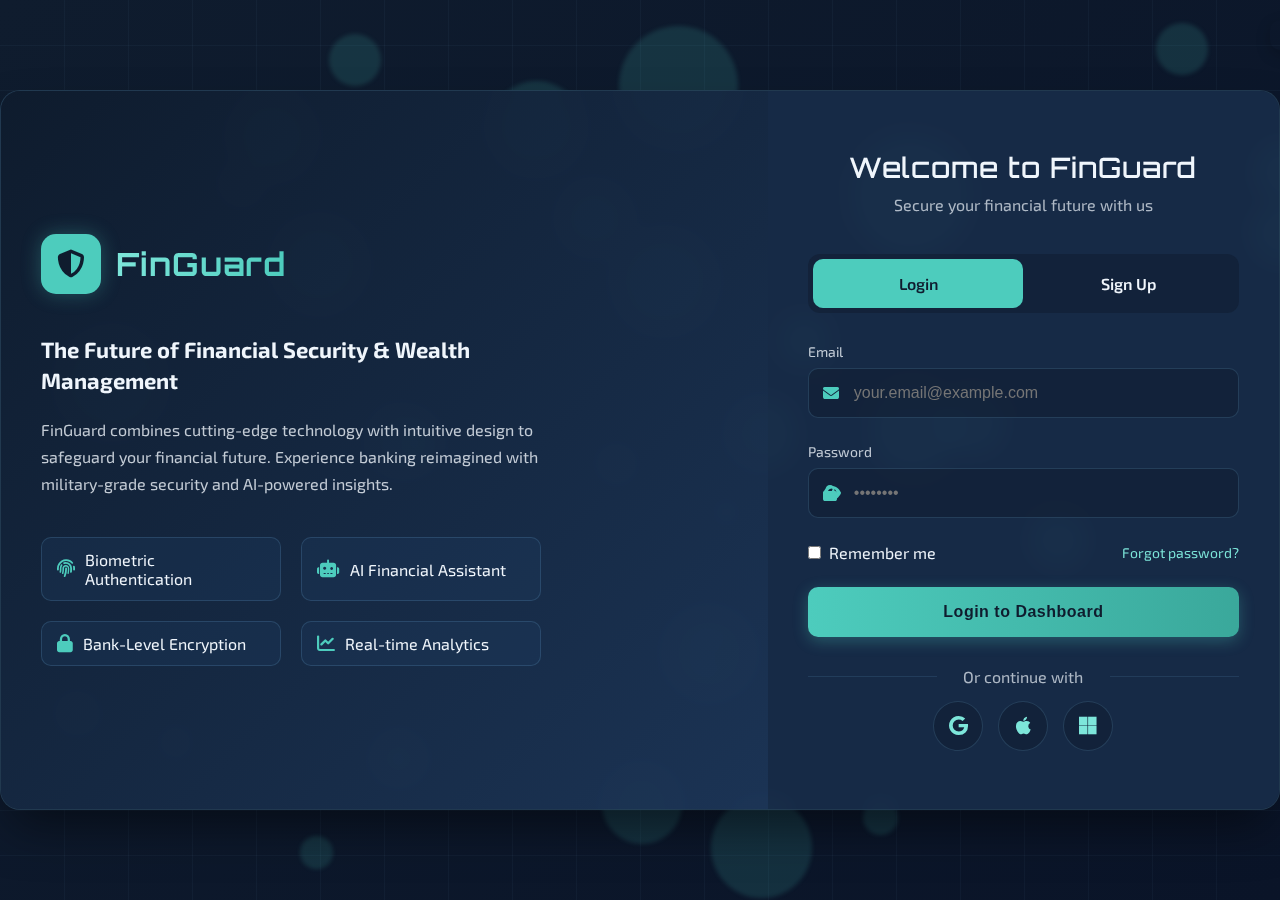
<file: index.html>
<!DOCTYPE html>
<html lang="en">
<head>
    <meta charset="UTF-8">
    <meta name="viewport" content="width=device-width, initial-scale=1.0">
    <title>FinGuard | Secure Financial Management</title>
    <link rel="stylesheet" href="https://cdnjs.cloudflare.com/ajax/libs/font-awesome/6.4.0/css/all.min.css">
    <link href="https://fonts.googleapis.com/css2?family=Exo+2:wght@300;400;600;700&family=Orbitron:wght@400;500;700&display=swap" rel="stylesheet">
    <style>
        * {
            margin: 0;
            padding: 0;
            box-sizing: border-box;
        }

        :root {
            --primary: #0f1c2e;
            --secondary: #1f3a5f;
            --accent: #4dccbd;
            --accent-light: #7de6da;
            --accent-dark: #3aa89b;
            --text: #f0f6fc;
            --glass: rgba(31, 58, 95, 0.5);
            --glass-border: rgba(109, 175, 219, 0.2);
            --success: #2ecc71;
            --error: #e74c3c;
        }

        body {
            font-family: 'Exo 2', sans-serif;
            background: linear-gradient(135deg, var(--primary), #0a1428);
            color: var(--text);
            min-height: 100vh;
            display: flex;
            overflow: hidden;
            position: relative;
        }

        /* Background elements */
        .background-elements {
            position: absolute;
            top: 0;
            left: 0;
            width: 100%;
            height: 100%;
            overflow: hidden;
            z-index: -1;
        }

        .particle {
            position: absolute;
            border-radius: 50%;
            background: rgba(77, 204, 189, 0.15);
            filter: blur(2px);
            animation: float 15s infinite linear;
        }

        .grid-line {
            position: absolute;
            background: rgba(109, 175, 219, 0.05);
        }

        .grid-horizontal {
            width: 100%;
            height: 1px;
            left: 0;
        }

        .grid-vertical {
            height: 100%;
            width: 1px;
            top: 0;
        }

        /* Main container */
        .container {
            display: flex;
            width: 100%;
            max-width: 1400px;
            margin: auto;
            border-radius: 20px;
            overflow: hidden;
            box-shadow: 0 25px 50px -12px rgba(0, 0, 0, 0.5);
            backdrop-filter: blur(10px);
            background: rgba(15, 28, 46, 0.7);
            border: 1px solid var(--glass-border);
            min-height: 80vh;
        }

        /* Brand section */
        .brand-section {
            flex: 1;
            background: linear-gradient(135deg, rgba(15, 28, 46, 0.8), rgba(31, 58, 95, 0.8));
            padding: 40px;
            display: flex;
            flex-direction: column;
            justify-content: center;
            position: relative;
            overflow: hidden;
        }

        .brand-logo {
            display: flex;
            align-items: center;
            margin-bottom: 40px;
        }

        .logo-icon {
            width: 60px;
            height: 60px;
            background: var(--accent);
            border-radius: 15px;
            display: flex;
            align-items: center;
            justify-content: center;
            margin-right: 15px;
            box-shadow: 0 0 20px rgba(77, 204, 189, 0.3);
        }

        .logo-icon i {
            font-size: 28px;
            color: var(--primary);
        }

        .logo-text {
            font-family: 'Orbitron', sans-serif;
            font-size: 32px;
            font-weight: 700;
            letter-spacing: 1px;
            background: linear-gradient(to right, var(--accent-light), var(--accent));
            -webkit-background-clip: text;
            -webkit-text-fill-color: transparent;
        }

        .brand-tagline {
            font-size: 22px;
            margin-bottom: 20px;
            line-height: 1.4;
            max-width: 500px;
        }

        .brand-description {
            font-size: 16px;
            line-height: 1.7;
            opacity: 0.8;
            max-width: 500px;
            margin-bottom: 40px;
        }

        .features {
            display: grid;
            grid-template-columns: 1fr 1fr;
            gap: 20px;
            max-width: 500px;
        }

        .feature {
            display: flex;
            align-items: center;
            padding: 12px 15px;
            background: rgba(31, 58, 95, 0.3);
            border-radius: 10px;
            border: 1px solid var(--glass-border);
            transition: transform 0.3s ease, box-shadow 0.3s ease;
        }

        .feature:hover {
            transform: translateY(-3px);
            box-shadow: 0 5px 15px rgba(77, 204, 189, 0.2);
        }

        .feature i {
            color: var(--accent);
            margin-right: 10px;
            font-size: 18px;
        }

        /* Auth section */
        .auth-section {
            width: 40%;
            background: var(--glass);
            padding: 50px 40px;
            display: flex;
            flex-direction: column;
            justify-content: center;
            position: relative;
        }

        .auth-header {
            text-align: center;
            margin-bottom: 40px;
        }

        .auth-header h2 {
            font-family: 'Orbitron', sans-serif;
            font-size: 28px;
            font-weight: 500;
            margin-bottom: 10px;
            letter-spacing: 1px;
        }

        .auth-header p {
            opacity: 0.7;
            font-size: 16px;
        }

        .auth-tabs {
            display: flex;
            margin-bottom: 30px;
            background: rgba(15, 28, 46, 0.5);
            border-radius: 12px;
            padding: 5px;
        }

        .auth-tab {
            flex: 1;
            text-align: center;
            padding: 15px;
            cursor: pointer;
            border-radius: 10px;
            font-weight: 600;
            transition: all 0.3s ease;
        }

        .auth-tab.active {
            background: var(--accent);
            color: var(--primary);
        }

        .auth-form {
            display: none;
            animation: fadeIn 0.5s ease;
        }

        .auth-form.active {
            display: block;
        }

        .form-group {
            margin-bottom: 25px;
            position: relative;
        }

        .form-group label {
            display: block;
            margin-bottom: 8px;
            font-size: 14px;
            opacity: 0.8;
        }

        .input-with-icon {
            position: relative;
        }

        .input-with-icon i {
            position: absolute;
            left: 15px;
            top: 50%;
            transform: translateY(-50%);
            color: var(--accent);
        }

        input {
            width: 100%;
            padding: 15px 15px 15px 45px;
            background: rgba(15, 28, 46, 0.5);
            border: 1px solid var(--glass-border);
            border-radius: 10px;
            color: var(--text);
            font-size: 16px;
            transition: all 0.3s ease;
        }

        input:focus {
            outline: none;
            border-color: var(--accent);
            box-shadow: 0 0 0 3px rgba(77, 204, 189, 0.2);
        }

        .password-toggle {
            position: absolute;
            right: 15px;
            top: 50%;
            transform: translateY(-50%);
            cursor: pointer;
            color: var(--accent-light);
        }

        .remember-forgot {
            display: flex;
            justify-content: space-between;
            align-items: center;
            margin-bottom: 25px;
        }

        .remember {
            display: flex;
            align-items: center;
        }

        .remember input {
            width: auto;
            margin-right: 8px;
        }

        .forgot-password {
            color: var(--accent-light);
            text-decoration: none;
            font-size: 14px;
            transition: opacity 0.3s ease;
        }

        .forgot-password:hover {
            opacity: 0.8;
        }

        .submit-btn {
            width: 100%;
            padding: 16px;
            background: linear-gradient(to right, var(--accent), var(--accent-dark));
            border: none;
            border-radius: 10px;
            color: var(--primary);
            font-size: 16px;
            font-weight: 600;
            cursor: pointer;
            transition: all 0.3s ease;
            box-shadow: 0 4px 15px rgba(77, 204, 189, 0.3);
            letter-spacing: 0.5px;
            position: relative;
            overflow: hidden;
        }

        .submit-btn:hover {
            transform: translateY(-2px);
            box-shadow: 0 6px 20px rgba(77, 204, 189, 0.4);
        }

        .submit-btn:after {
            content: "";
            position: absolute;
            top: -50%;
            left: -60%;
            width: 20px;
            height: 200%;
            background: rgba(255, 255, 255, 0.2);
            transform: rotate(25deg);
            transition: all 0.5s;
        }

        .submit-btn:hover:after {
            left: 120%;
        }

        .social-login {
            margin-top: 30px;
        }

        .social-login p {
            text-align: center;
            margin-bottom: 15px;
            position: relative;
            opacity: 0.7;
        }

        .social-login p:before,
        .social-login p:after {
            content: "";
            position: absolute;
            top: 50%;
            width: 30%;
            height: 1px;
            background: var(--glass-border);
        }

        .social-login p:before {
            left: 0;
        }

        .social-login p:after {
            right: 0;
        }

        .social-icons {
            display: flex;
            justify-content: center;
            gap: 15px;
        }

        .social-icon {
            width: 50px;
            height: 50px;
            display: flex;
            align-items: center;
            justify-content: center;
            border-radius: 50%;
            background: rgba(15, 28, 46, 0.5);
            border: 1px solid var(--glass-border);
            color: var(--accent-light);
            font-size: 20px;
            transition: all 0.3s ease;
        }

        .social-icon:hover {
            background: var(--accent);
            color: var(--primary);
            transform: translateY(-3px);
        }

        /* Password strength */
        .password-strength {
            margin-top: 10px;
            display: flex;
            align-items: center;
        }

        .strength-meter {
            flex: 1;
            height: 5px;
            background: rgba(255, 255, 255, 0.1);
            border-radius: 5px;
            overflow: hidden;
            margin-right: 10px;
        }

        .strength-fill {
            height: 100%;
            width: 0%;
            border-radius: 5px;
            transition: width 0.3s ease, background 0.3s ease;
        }

        .strength-text {
            font-size: 12px;
            opacity: 0.7;
        }

        /* Notification */
        .notification {
            position: fixed;
            top: 20px;
            right: 20px;
            padding: 15px 25px;
            border-radius: 10px;
            color: white;
            font-weight: 500;
            box-shadow: 0 5px 15px rgba(0, 0, 0, 0.2);
            transform: translateX(120%);
            transition: transform 0.3s ease;
            z-index: 1000;
        }

        .notification.show {
            transform: translateX(0);
        }

        .notification.success {
            background: var(--success);
        }

        .notification.error {
            background: var(--error);
        }

        /* Animations */
        @keyframes float {
            0% {
                transform: translateY(0) translateX(0) rotate(0deg);
                opacity: 1;
            }
            100% {
                transform: translateY(-1000px) translateX(1000px) rotate(720deg);
                opacity: 0;
            }
        }

        @keyframes fadeIn {
            from {
                opacity: 0;
                transform: translateY(10px);
            }
            to {
                opacity: 1;
                transform: translateY(0);
            }
        }

        /* Responsive design */
        @media (max-width: 992px) {
            .container {
                flex-direction: column;
                max-width: 600px;
                margin: 20px;
            }
            
            .brand-section, .auth-section {
                width: 100%;
            }
            
            .brand-section {
                padding: 30px;
            }
            
            .features {
                grid-template-columns: 1fr;
            }
        }
    </style>
</head>
<body>
    <!-- Background elements -->
    <div class="background-elements" id="background"></div>
    
    <!-- Notification -->
    <div class="notification" id="notification"></div>
    
    <!-- Main container -->
    <div class="container">
        <!-- Brand section -->
        <div class="brand-section">
            <div class="brand-logo">
                <div class="logo-icon">
                    <i class="fas fa-shield-alt"></i>
                </div>
                <div class="logo-text">FinGuard</div>
            </div>
            <h1 class="brand-tagline">The Future of Financial Security & Wealth Management</h1>
            <p class="brand-description">FinGuard combines cutting-edge technology with intuitive design to safeguard your financial future. Experience banking reimagined with military-grade security and AI-powered insights.</p>
            
            <div class="features">
                <div class="feature">
                    <i class="fas fa-fingerprint"></i>
                    <span>Biometric Authentication</span>
                </div>
                <div class="feature">
                    <i class="fas fa-robot"></i>
                    <span>AI Financial Assistant</span>
                </div>
                <div class="feature">
                    <i class="fas fa-lock"></i>
                    <span>Bank-Level Encryption</span>
                </div>
                <div class="feature">
                    <i class="fas fa-chart-line"></i>
                    <span>Real-time Analytics</span>
                </div>
            </div>
        </div>
        
        <!-- Auth section -->
        <div class="auth-section">
            <div class="auth-header">
                <h2>Welcome to FinGuard</h2>
                <p>Secure your financial future with us</p>
            </div>
            
            <div class="auth-tabs">
                <div class="auth-tab active" data-tab="login">Login</div>
                <div class="auth-tab" data-tab="signup">Sign Up</div>
            </div>
            
            <!-- Login Form -->
            <form class="auth-form active" id="login-form">
                <div class="form-group">
                    <label for="login-email">Email</label>
                    <div class="input-with-icon">
                        <i class="fas fa-envelope"></i>
                        <input type="email" id="login-email" placeholder="your.email@example.com" required>
                    </div>
                </div>
                
                <div class="form-group">
                    <label for="login-password">Password</label>
                    <div class="input-with-icon">
                        <i class="fas fa-lock"></i>
                        <input type="password" id="login-password" placeholder="••••••••" required>
                        <i class="fas fa-eye password-toggle"></i>
                    </div>
                </div>
                
                <div class="remember-forgot">
                    <div class="remember">
                        <input type="checkbox" id="remember">
                        <label for="remember">Remember me</label>
                    </div>
                    <a href="#" class="forgot-password">Forgot password?</a>
                </div>
                
                <button type="submit" class="submit-btn">Login to Dashboard</button>
                
                <div class="social-login">
                    <p>Or continue with</p>
                    <div class="social-icons">
                        <div class="social-icon">
                            <i class="fab fa-google"></i>
                        </div>
                        <div class="social-icon">
                            <i class="fab fa-apple"></i>
                        </div>
                        <div class="social-icon">
                            <i class="fab fa-microsoft"></i>
                        </div>
                    </div>
                </div>
            </form>
            
            <!-- Signup Form -->
            <form class="auth-form" id="signup-form">
                <div class="form-group">
                    <label for="signup-name">Full Name</label>
                    <div class="input-with-icon">
                        <i class="fas fa-user"></i>
                        <input type="text" id="signup-name" placeholder="John Doe" required>
                    </div>
                </div>
                
                <div class="form-group">
                    <label for="signup-email">Email</label>
                    <div class="input-with-icon">
                        <i class="fas fa-envelope"></i>
                        <input type="email" id="signup-email" placeholder="your.email@example.com" required>
                    </div>
                </div>
                
                <div class="form-group">
                    <label for="signup-password">Password</label>
                    <div class="input-with-icon">
                        <i class="fas fa-lock"></i>
                        <input type="password" id="signup-password" placeholder="••••••••" required>
                        <i class="fas fa-eye password-toggle"></i>
                    </div>
                    <div class="password-strength">
                        <div class="strength-meter">
                            <div class="strength-fill" id="password-strength-fill"></div>
                        </div>
                        <div class="strength-text" id="password-strength-text">Weak</div>
                    </div>
                </div>
                
                <div class="form-group">
                    <label for="signup-confirm">Confirm Password</label>
                    <div class="input-with-icon">
                        <i class="fas fa-lock"></i>
                        <input type="password" id="signup-confirm" placeholder="••••••••" required>
                        <i class="fas fa-eye password-toggle"></i>
                    </div>
                </div>
                
                <button type="submit" class="submit-btn">Create Secure Account</button>
                
                <div class="social-login">
                    <p>Or sign up with</p>
                    <div class="social-icons">
                        <div class="social-icon">
                            <i class="fab fa-google"></i>
                        </div>
                        <div class="social-icon">
                            <i class="fab fa-apple"></i>
                        </div>
                        <div class="social-icon">
                            <i class="fab fa-microsoft"></i>
                        </div>
                    </div>
                </div>
            </form>
        </div>
    </div>

    <script>
        // Create background particles
        const background = document.getElementById('background');
        const particleCount = 30;
        
        for (let i = 0; i < particleCount; i++) {
            const particle = document.createElement('div');
            particle.classList.add('particle');
            
            // Random size and position
            const size = Math.random() * 100 + 20;
            const posX = Math.random() * 100;
            const posY = Math.random() * 100;
            
            particle.style.width = `${size}px`;
            particle.style.height = `${size}px`;
            particle.style.left = `${posX}%`;
            particle.style.top = `${posY}%`;
            
            // Random animation duration
            particle.style.animationDuration = `${Math.random() * 30 + 15}s`;
            
            background.appendChild(particle);
        }
        
        // Create grid lines
        for (let i = 0; i < 20; i++) {
            const horizontalLine = document.createElement('div');
            horizontalLine.classList.add('grid-line', 'grid-horizontal');
            horizontalLine.style.top = `${(i + 1) * 5}%`;
            background.appendChild(horizontalLine);
            
            const verticalLine = document.createElement('div');
            verticalLine.classList.add('grid-line', 'grid-vertical');
            verticalLine.style.left = `${(i + 1) * 5}%`;
            background.appendChild(verticalLine);
        }
        
        // Tab switching
        const tabs = document.querySelectorAll('.auth-tab');
        const forms = document.querySelectorAll('.auth-form');
        
        tabs.forEach(tab => {
            tab.addEventListener('click', () => {
                const tabName = tab.getAttribute('data-tab');
                
                // Update active tab
                tabs.forEach(t => t.classList.remove('active'));
                tab.classList.add('active');
                
                // Show corresponding form
                forms.forEach(form => {
                    form.classList.remove('active');
                    if (form.id === `${tabName}-form`) {
                        form.classList.add('active');
                    }
                });
            });
        });
        
        // Password toggle visibility
        const passwordToggles = document.querySelectorAll('.password-toggle');
        
        passwordToggles.forEach(toggle => {
            toggle.addEventListener('click', () => {
                const input = toggle.previousElementSibling;
                const type = input.getAttribute('type') === 'password' ? 'text' : 'password';
                input.setAttribute('type', type);
                
                toggle.classList.toggle('fa-eye');
                toggle.classList.toggle('fa-eye-slash');
            });
        });
        
        // Password strength indicator
        const passwordInput = document.getElementById('signup-password');
        const strengthFill = document.getElementById('password-strength-fill');
        const strengthText = document.getElementById('password-strength-text');
        
        passwordInput.addEventListener('input', () => {
            const password = passwordInput.value;
            let strength = 0;
            
            // Check password length
            if (password.length > 7) strength += 25;
            
            // Check for mixed case
            if (password.match(/[a-z]/) && password.match(/[A-Z]/)) strength += 25;
            
            // Check for numbers
            if (password.match(/\d/)) strength += 25;
            
            // Check for special characters
            if (password.match(/[^a-zA-Z0-9]/)) strength += 25;
            
            // Update UI
            strengthFill.style.width = `${strength}%`;
            
            if (strength < 50) {
                strengthFill.style.background = '#e74c3c';
                strengthText.textContent = 'Weak';
            } else if (strength < 75) {
                strengthFill.style.background = '#f39c12';
                strengthText.textContent = 'Medium';
            } else {
                strengthFill.style.background = '#2ecc71';
                strengthText.textContent = 'Strong';
            }
        });
        
        // Notification system
        function showNotification(message, type) {
            const notification = document.getElementById('notification');
            notification.textContent = message;
            notification.className = `notification ${type} show`;
            
            setTimeout(() => {
                notification.classList.remove('show');
            }, 3000);
        }
        
        // Form submission
        const loginForm = document.getElementById('login-form');
        const signupForm = document.getElementById('signup-form');
        
        loginForm.addEventListener('submit', (e) => {
            e.preventDefault();
            const email = document.getElementById('login-email').value;
            const password = document.getElementById('login-password').value;
            
            // Simulate login process
            setTimeout(() => {
                if (email.includes('@') && password.length > 5) {
                    showNotification('Login successful! Redirecting...', 'success');
                } else {
                    showNotification('Invalid email or password', 'error');
                }
            }, 1000);
        });
        
        signupForm.addEventListener('submit', (e) => {
            e.preventDefault();
            const name = document.getElementById('signup-name').value;
            const email = document.getElementById('signup-email').value;
            const password = document.getElementById('signup-password').value;
            const confirmPassword = document.getElementById('signup-confirm').value;
            
            // Validate form
            if (password !== confirmPassword) {
                showNotification('Passwords do not match', 'error');
                return;
            }
            
            if (password.length < 8) {
                showNotification('Password must be at least 8 characters', 'error');
                return;
            }
            
            // Simulate signup process
            setTimeout(() => {
                showNotification('Account created successfully!', 'success');
            }, 1000);
        });
        
        // Forgot password functionality
        document.querySelector('.forgot-password').addEventListener('click', (e) => {
            e.preventDefault();
            showNotification('Password reset instructions sent to your email', 'success');
        });
    </script>
</body>
</html>
</file>
